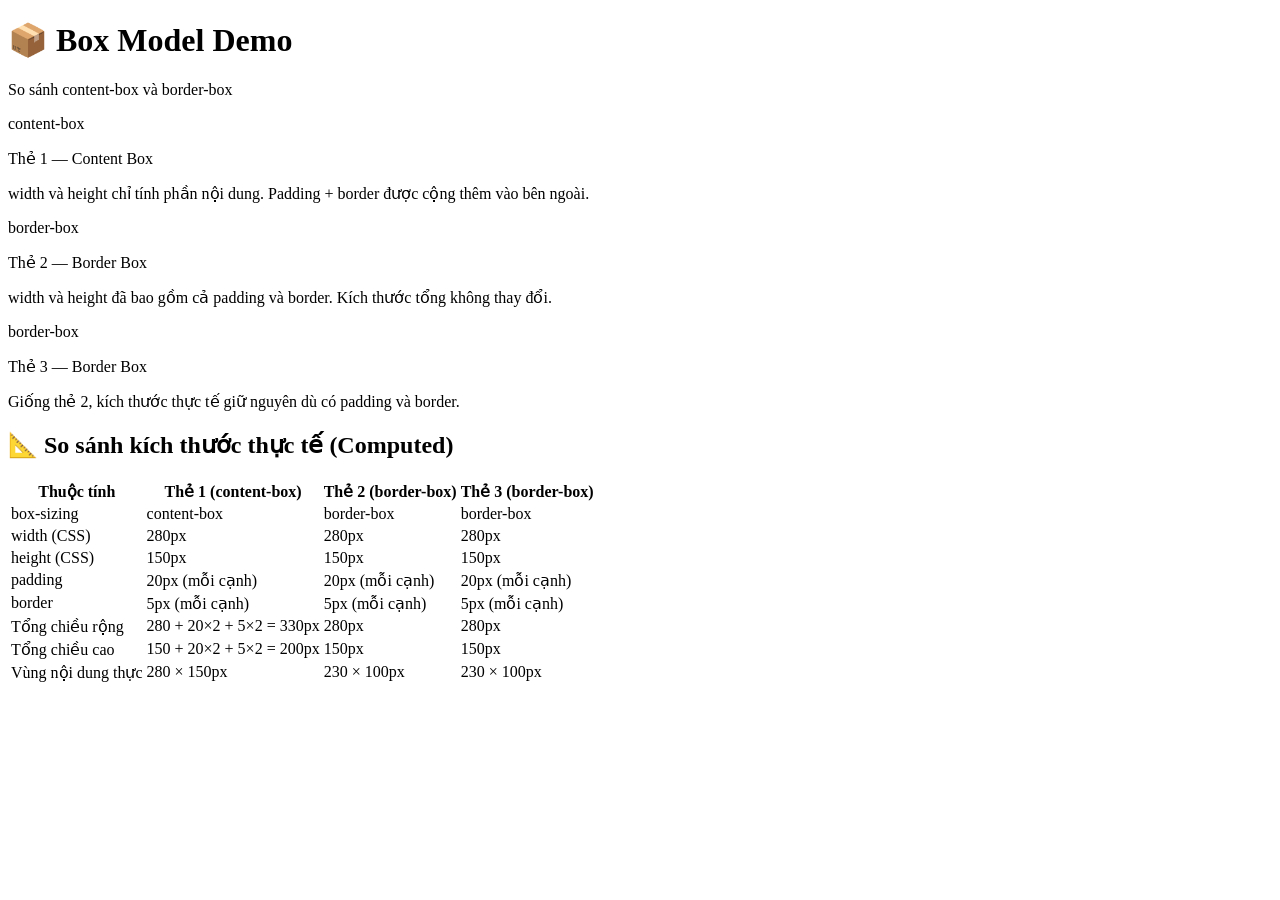
<file: index.html>
<!DOCTYPE html>
<html lang="vi">
<head>
    <meta charset="UTF-8">
    <meta name="viewport" content="width=device-width, initial-scale=1.0">
    <title>Box Model - Content-box vs Border-box</title>
    <link href="https://fonts.googleapis.com/css2?family=Inter:wght@400;500;600;700&display=swap" rel="stylesheet">
    <link rel="stylesheet" href="style.css">
</head>
<body>

    <h1>📦 Box Model Demo</h1>
    <p class="subtitle">So sánh content-box và border-box</p>

    <div class="card-container">

        <!-- Thẻ 1: content-box -->
        <div class="card">
            <span class="label">content-box</span>
            <p class="title">Thẻ 1 — Content Box</p>
            <p class="info">
                width và height chỉ tính phần nội dung.
                Padding + border được cộng thêm vào bên ngoài.
            </p>
        </div>

        <!-- Thẻ 2: border-box -->
        <div class="card">
            <span class="label">border-box</span>
            <p class="title">Thẻ 2 — Border Box</p>
            <p class="info">
                width và height đã bao gồm cả padding và border.
                Kích thước tổng không thay đổi.
            </p>
        </div>

        <!-- Thẻ 3: border-box -->
        <div class="card">
            <span class="label">border-box</span>
            <p class="title">Thẻ 3 — Border Box</p>
            <p class="info">
                Giống thẻ 2, kích thước thực tế giữ nguyên
                dù có padding và border.
            </p>
        </div>

    </div>

    <!-- Bảng so sánh kích thước -->
    <div class="comparison">
        <h2>📐 So sánh kích thước thực tế (Computed)</h2>
        <table>
            <thead>
                <tr>
                    <th>Thuộc tính</th>
                    <th>Thẻ 1 (content-box)</th>
                    <th>Thẻ 2 (border-box)</th>
                    <th>Thẻ 3 (border-box)</th>
                </tr>
            </thead>
            <tbody>
                <tr>
                    <td>box-sizing</td>
                    <td class="highlight-green">content-box</td>
                    <td class="highlight-yellow">border-box</td>
                    <td class="highlight-red">border-box</td>
                </tr>
                <tr>
                    <td>width (CSS)</td>
                    <td>280px</td>
                    <td>280px</td>
                    <td>280px</td>
                </tr>
                <tr>
                    <td>height (CSS)</td>
                    <td>150px</td>
                    <td>150px</td>
                    <td>150px</td>
                </tr>
                <tr>
                    <td>padding</td>
                    <td>20px (mỗi cạnh)</td>
                    <td>20px (mỗi cạnh)</td>
                    <td>20px (mỗi cạnh)</td>
                </tr>
                <tr>
                    <td>border</td>
                    <td>5px (mỗi cạnh)</td>
                    <td>5px (mỗi cạnh)</td>
                    <td>5px (mỗi cạnh)</td>
                </tr>
                <tr>
                    <td>Tổng chiều rộng</td>
                    <td class="highlight-green">280 + 20×2 + 5×2 = 330px</td>
                    <td class="highlight-yellow">280px</td>
                    <td class="highlight-red">280px</td>
                </tr>
                <tr>
                    <td>Tổng chiều cao</td>
                    <td class="highlight-green">150 + 20×2 + 5×2 = 200px</td>
                    <td class="highlight-yellow">150px</td>
                    <td class="highlight-red">150px</td>
                </tr>
                <tr>
                    <td>Vùng nội dung thực</td>
                    <td class="highlight-green">280 × 150px</td>
                    <td class="highlight-yellow">230 × 100px</td>
                    <td class="highlight-red">230 × 100px</td>
                </tr>
            </tbody>
        </table>
    </div>

</body>
</html>
</file>
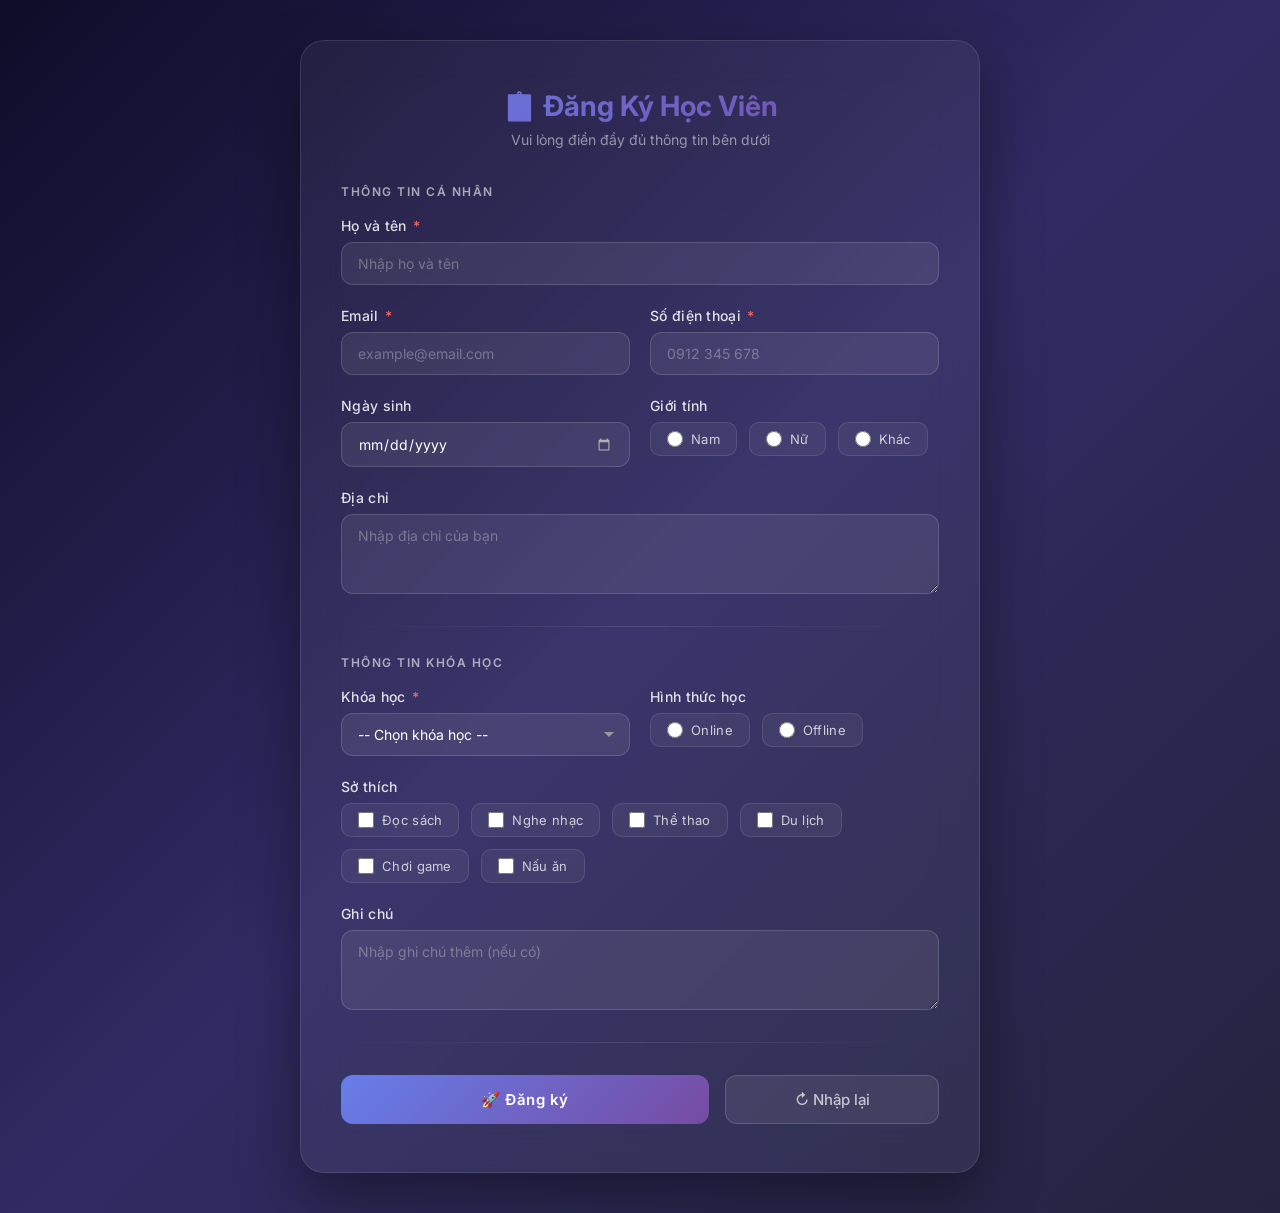
<file: dangky.html>
<!DOCTYPE html>
<html lang="vi">
<head>
    <meta charset="UTF-8">
    <meta name="viewport" content="width=device-width, initial-scale=1.0">
    <title>Đăng Ký Học Viên</title>
    <link href="https://fonts.googleapis.com/css2?family=Inter:wght@400;500;600;700&display=swap" rel="stylesheet">
    <style>
        * {
            margin: 0;
            padding: 0;
            box-sizing: border-box;
        }

        body {
            font-family: 'Inter', sans-serif;
            min-height: 100vh;
            background: linear-gradient(135deg, #0f0c29, #302b63, #24243e);
            display: flex;
            justify-content: center;
            align-items: center;
            padding: 40px 20px;
        }

        .form-container {
            background: rgba(255, 255, 255, 0.05);
            backdrop-filter: blur(20px);
            border: 1px solid rgba(255, 255, 255, 0.1);
            border-radius: 24px;
            padding: 48px 40px;
            width: 100%;
            max-width: 680px;
            box-shadow: 0 25px 60px rgba(0, 0, 0, 0.4);
        }

        .form-header {
            text-align: center;
            margin-bottom: 36px;
        }

        .form-header h1 {
            color: #ffffff;
            font-size: 28px;
            font-weight: 700;
            margin-bottom: 8px;
            background: linear-gradient(135deg, #667eea, #764ba2);
            -webkit-background-clip: text;
            -webkit-text-fill-color: transparent;
            background-clip: text;
        }

        .form-header p {
            color: rgba(255, 255, 255, 0.5);
            font-size: 14px;
        }

        .form-group {
            margin-bottom: 22px;
        }

        .form-row {
            display: flex;
            gap: 20px;
        }

        .form-row .form-group {
            flex: 1;
        }

        label {
            display: block;
            color: rgba(255, 255, 255, 0.85);
            font-size: 14px;
            font-weight: 500;
            margin-bottom: 8px;
            letter-spacing: 0.3px;
        }

        label .required {
            color: #f56565;
            margin-left: 2px;
        }

        input[type="text"],
        input[type="email"],
        input[type="tel"],
        input[type="date"],
        select,
        textarea {
            width: 100%;
            padding: 12px 16px;
            background: rgba(255, 255, 255, 0.07);
            border: 1px solid rgba(255, 255, 255, 0.15);
            border-radius: 12px;
            color: #ffffff;
            font-family: 'Inter', sans-serif;
            font-size: 14px;
            transition: all 0.3s ease;
            outline: none;
        }

        input[type="text"]:focus,
        input[type="email"]:focus,
        input[type="tel"]:focus,
        input[type="date"]:focus,
        select:focus,
        textarea:focus {
            border-color: #667eea;
            background: rgba(255, 255, 255, 0.1);
            box-shadow: 0 0 0 3px rgba(102, 126, 234, 0.2);
        }

        input::placeholder,
        textarea::placeholder {
            color: rgba(255, 255, 255, 0.3);
        }

        select {
            cursor: pointer;
            appearance: none;
            background-image: url("data:image/svg+xml,%3Csvg xmlns='http://www.w3.org/2000/svg' width='12' height='12' viewBox='0 0 12 12'%3E%3Cpath fill='%23999' d='M6 8L1 3h10z'/%3E%3C/svg%3E");
            background-repeat: no-repeat;
            background-position: right 14px center;
            padding-right: 36px;
        }

        select option {
            background: #1a1a2e;
            color: #ffffff;
        }

        textarea {
            resize: vertical;
            min-height: 80px;
        }

        input[type="date"]::-webkit-calendar-picker-indicator {
            filter: invert(0.7);
            cursor: pointer;
        }

        /* Radio & Checkbox Styles */
        .radio-group,
        .checkbox-group {
            display: flex;
            flex-wrap: wrap;
            gap: 12px;
            margin-top: 4px;
        }

        .radio-item,
        .checkbox-item {
            display: flex;
            align-items: center;
            gap: 8px;
            cursor: pointer;
            padding: 8px 16px;
            background: rgba(255, 255, 255, 0.05);
            border: 1px solid rgba(255, 255, 255, 0.1);
            border-radius: 10px;
            transition: all 0.3s ease;
        }

        .radio-item:hover,
        .checkbox-item:hover {
            background: rgba(102, 126, 234, 0.15);
            border-color: rgba(102, 126, 234, 0.3);
        }

        .radio-item input[type="radio"],
        .checkbox-item input[type="checkbox"] {
            width: 16px;
            height: 16px;
            accent-color: #667eea;
            cursor: pointer;
        }

        .radio-item label,
        .checkbox-item label {
            margin-bottom: 0;
            cursor: pointer;
            font-size: 13px;
            color: rgba(255, 255, 255, 0.75);
            font-weight: 400;
        }

        /* Divider */
        .divider {
            height: 1px;
            background: linear-gradient(to right, transparent, rgba(255, 255, 255, 0.1), transparent);
            margin: 28px 0;
        }

        /* Section Title */
        .section-title {
            color: rgba(255, 255, 255, 0.6);
            font-size: 12px;
            font-weight: 600;
            text-transform: uppercase;
            letter-spacing: 1.5px;
            margin-bottom: 18px;
        }

        /* Buttons */
        .button-group {
            display: flex;
            gap: 16px;
            margin-top: 32px;
        }

        .btn-submit {
            flex: 2;
            padding: 14px 28px;
            background: linear-gradient(135deg, #667eea, #764ba2);
            color: #ffffff;
            border: none;
            border-radius: 12px;
            font-family: 'Inter', sans-serif;
            font-size: 15px;
            font-weight: 600;
            cursor: pointer;
            transition: all 0.3s ease;
            letter-spacing: 0.5px;
        }

        .btn-submit:hover {
            transform: translateY(-2px);
            box-shadow: 0 8px 25px rgba(102, 126, 234, 0.4);
        }

        .btn-submit:active {
            transform: translateY(0);
        }

        .btn-reset {
            flex: 1;
            padding: 14px 28px;
            background: rgba(255, 255, 255, 0.07);
            color: rgba(255, 255, 255, 0.7);
            border: 1px solid rgba(255, 255, 255, 0.15);
            border-radius: 12px;
            font-family: 'Inter', sans-serif;
            font-size: 15px;
            font-weight: 500;
            cursor: pointer;
            transition: all 0.3s ease;
        }

        .btn-reset:hover {
            background: rgba(255, 255, 255, 0.12);
            color: #ffffff;
        }

        /* Responsive */
        @media (max-width: 600px) {
            .form-container {
                padding: 32px 24px;
            }

            .form-row {
                flex-direction: column;
                gap: 0;
            }

            .button-group {
                flex-direction: column;
            }

            .btn-submit,
            .btn-reset {
                flex: 1;
            }

            .radio-group,
            .checkbox-group {
                flex-direction: column;
            }
        }
    </style>
</head>
<body>

    <div class="form-container">
        <div class="form-header">
            <h1>📋 Đăng Ký Học Viên</h1>
            <p>Vui lòng điền đầy đủ thông tin bên dưới</p>
        </div>

        <form action="#" method="POST">

            <!-- Thông tin cá nhân -->
            <div class="section-title">Thông tin cá nhân</div>

            <div class="form-group">
                <label for="fullname">Họ và tên <span class="required">*</span></label>
                <input type="text" id="fullname" name="fullname" placeholder="Nhập họ và tên" required>
            </div>

            <div class="form-row">
                <div class="form-group">
                    <label for="email">Email <span class="required">*</span></label>
                    <input type="email" id="email" name="email" placeholder="example@email.com" required>
                </div>
                <div class="form-group">
                    <label for="phone">Số điện thoại <span class="required">*</span></label>
                    <input type="tel" id="phone" name="phone" placeholder="0912 345 678" required>
                </div>
            </div>

            <div class="form-row">
                <div class="form-group">
                    <label for="birthday">Ngày sinh</label>
                    <input type="date" id="birthday" name="birthday">
                </div>
                <div class="form-group">
                    <label>Giới tính</label>
                    <div class="radio-group">
                        <div class="radio-item">
                            <input type="radio" id="gender-male" name="gender" value="nam">
                            <label for="gender-male">Nam</label>
                        </div>
                        <div class="radio-item">
                            <input type="radio" id="gender-female" name="gender" value="nu">
                            <label for="gender-female">Nữ</label>
                        </div>
                        <div class="radio-item">
                            <input type="radio" id="gender-other" name="gender" value="khac">
                            <label for="gender-other">Khác</label>
                        </div>
                    </div>
                </div>
            </div>

            <div class="form-group">
                <label for="address">Địa chỉ</label>
                <textarea id="address" name="address" placeholder="Nhập địa chỉ của bạn" rows="2"></textarea>
            </div>

            <div class="divider"></div>

            <!-- Thông tin khóa học -->
            <div class="section-title">Thông tin khóa học</div>

            <div class="form-row">
                <div class="form-group">
                    <label for="course">Khóa học <span class="required">*</span></label>
                    <select id="course" name="course" required>
                        <option value="" disabled selected>-- Chọn khóa học --</option>
                        <option value="html-css">HTML &amp; CSS</option>
                        <option value="javascript">JavaScript</option>
                        <option value="java">Java</option>
                        <option value="python">Python</option>
                    </select>
                </div>
                <div class="form-group">
                    <label>Hình thức học</label>
                    <div class="radio-group">
                        <div class="radio-item">
                            <input type="radio" id="study-online" name="study_type" value="online">
                            <label for="study-online">Online</label>
                        </div>
                        <div class="radio-item">
                            <input type="radio" id="study-offline" name="study_type" value="offline">
                            <label for="study-offline">Offline</label>
                        </div>
                    </div>
                </div>
            </div>

            <div class="form-group">
                <label>Sở thích</label>
                <div class="checkbox-group">
                    <div class="checkbox-item">
                        <input type="checkbox" id="hobby-reading" name="hobby" value="doc-sach">
                        <label for="hobby-reading">Đọc sách</label>
                    </div>
                    <div class="checkbox-item">
                        <input type="checkbox" id="hobby-music" name="hobby" value="nghe-nhac">
                        <label for="hobby-music">Nghe nhạc</label>
                    </div>
                    <div class="checkbox-item">
                        <input type="checkbox" id="hobby-sports" name="hobby" value="the-thao">
                        <label for="hobby-sports">Thể thao</label>
                    </div>
                    <div class="checkbox-item">
                        <input type="checkbox" id="hobby-travel" name="hobby" value="du-lich">
                        <label for="hobby-travel">Du lịch</label>
                    </div>
                    <div class="checkbox-item">
                        <input type="checkbox" id="hobby-gaming" name="hobby" value="choi-game">
                        <label for="hobby-gaming">Chơi game</label>
                    </div>
                    <div class="checkbox-item">
                        <input type="checkbox" id="hobby-cooking" name="hobby" value="nau-an">
                        <label for="hobby-cooking">Nấu ăn</label>
                    </div>
                </div>
            </div>

            <div class="form-group">
                <label for="note">Ghi chú</label>
                <textarea id="note" name="note" placeholder="Nhập ghi chú thêm (nếu có)" rows="3"></textarea>
            </div>

            <div class="divider"></div>

            <!-- Buttons -->
            <div class="button-group">
                <button type="submit" class="btn-submit">🚀 Đăng ký</button>
                <button type="reset" class="btn-reset">↻ Nhập lại</button>
            </div>

        </form>
    </div>

</body>
</html>
</file>
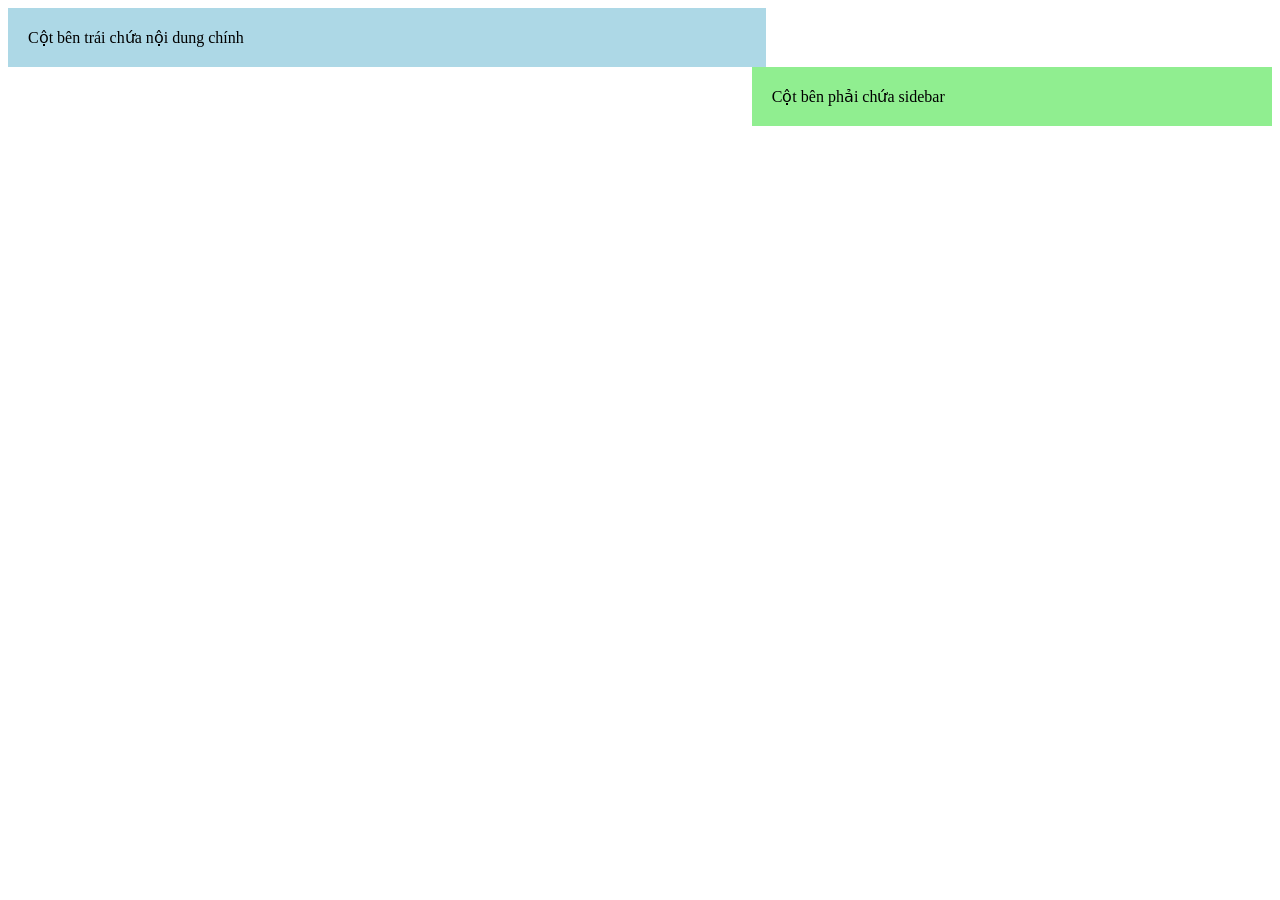
<file: ht.html>
<!DOCTYPE html>
<html lang="vi">

<head>
    <meta charset="UTF-8">
    <meta name="viewport" content="width=device-width, initial-scale=1.0">
    <title>Bố cục bằng Float</title>
    <link rel="stylesheet" href="style.css">
</head>

<body>
    <div class="container">
        <div class="left-column">Cột bên trái chứa nội dung chính</div>
        <div class="right-column">Cột bên phải chứa sidebar</div>
    </div>
</body>

</html>
</file>
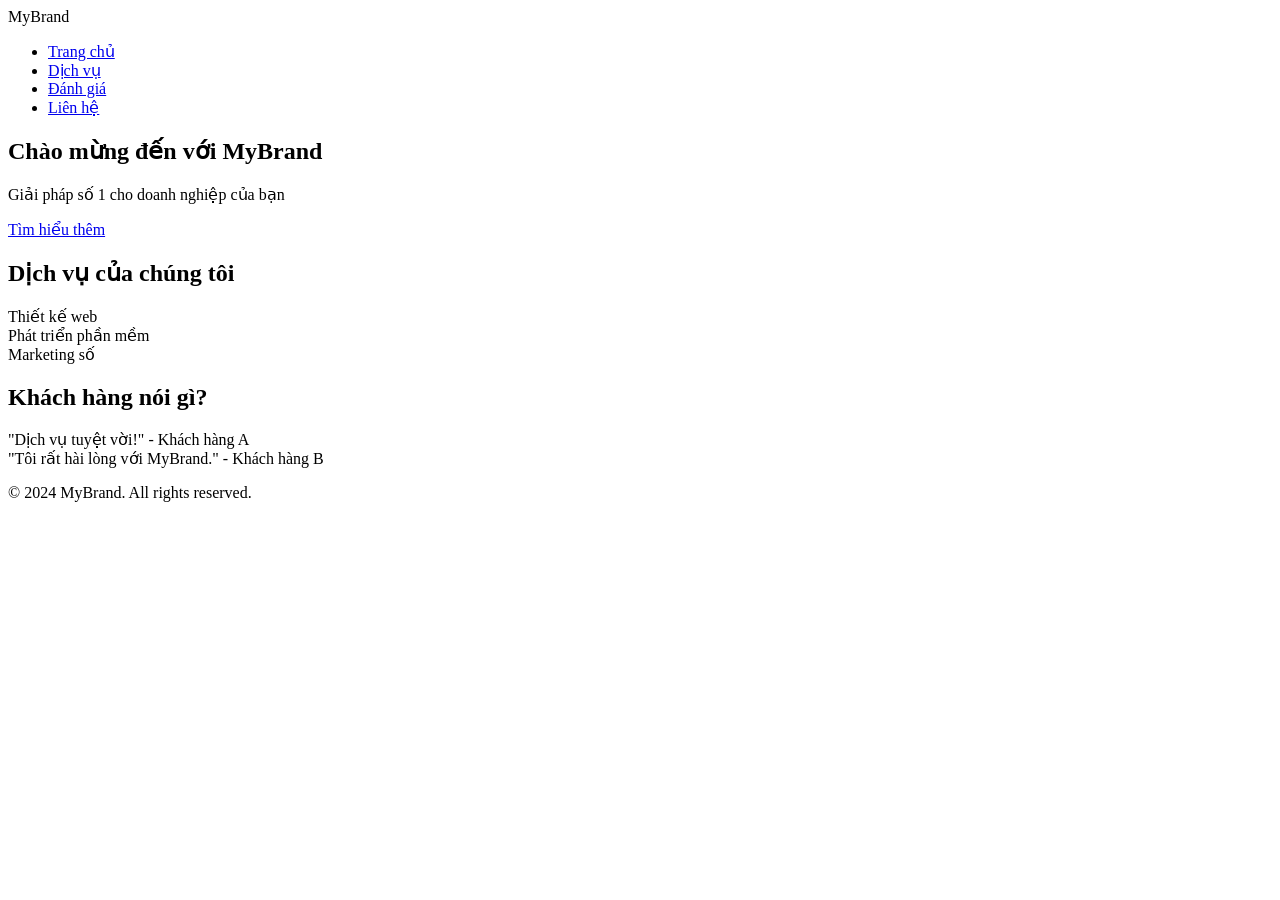
<file: land.html>
<!DOCTYPE html>
<html lang="vi">

<head>
    <meta charset="UTF-8">
    <meta name="viewport" content="width=device-width, initial-scale=1.0">
    <title>Landing Page Responsive</title>
    <link rel="stylesheet" href="style.css">
</head>

<body>
    <header class="header">
        <div class="logo">MyBrand</div>
        <nav class="nav">
            <ul>
                <li><a href="#">Trang chủ</a></li>
                <li><a href="#">Dịch vụ</a></li>
                <li><a href="#">Đánh giá</a></li>
                <li><a href="#">Liên hệ</a></li>
            </ul>
        </nav>
    </header>

    <section class="hero">
        <h1>Chào mừng đến với MyBrand</h1>
        <p>Giải pháp số 1 cho doanh nghiệp của bạn</p>
        <a href="#services" class="btn">Tìm hiểu thêm</a>
    </section>

    <section id="services" class="services">
        <h2>Dịch vụ của chúng tôi</h2>
        <div class="service-container">
            <div class="service">Thiết kế web</div>
            <div class="service">Phát triển phần mềm</div>
            <div class="service">Marketing số</div>
        </div>
    </section>

    <section class="testimonials">
        <h2>Khách hàng nói gì?</h2>
        <div class="testimonial">"Dịch vụ tuyệt vời!" - Khách hàng A</div>
        <div class="testimonial">"Tôi rất hài lòng với MyBrand." - Khách hàng B</div>
    </section>

    <footer class="footer">
        <p>&copy; 2024 MyBrand. All rights reserved.</p>
    </footer>
</body>

</html>
</file>
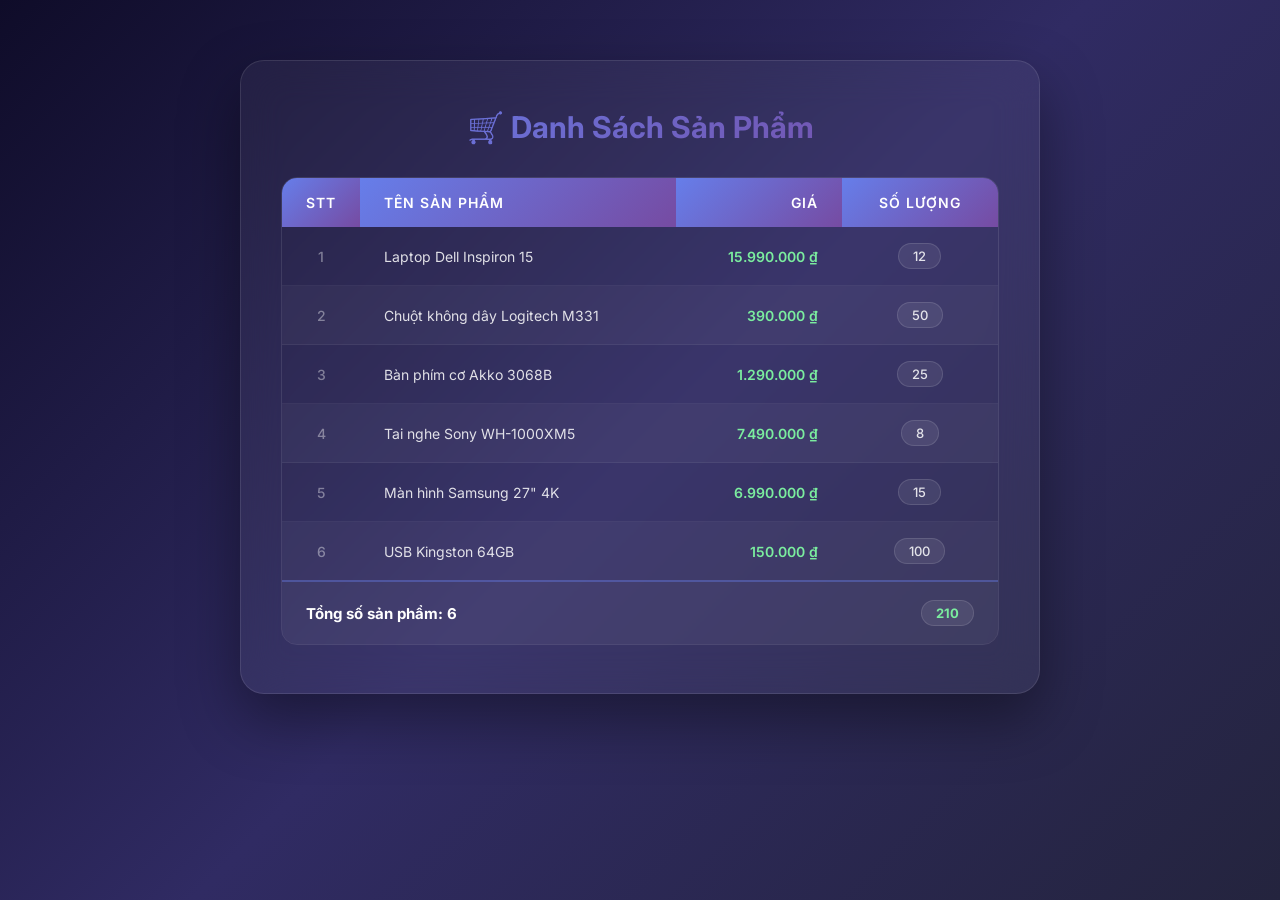
<file: sanpham.html>
<!DOCTYPE html>
<html lang="vi">
<head>
    <meta charset="UTF-8">
    <meta name="viewport" content="width=device-width, initial-scale=1.0">
    <title>Danh Sách Sản Phẩm</title>
    <link href="https://fonts.googleapis.com/css2?family=Inter:wght@400;500;600;700&display=swap" rel="stylesheet">
    <style>
        * {
            margin: 0;
            padding: 0;
            box-sizing: border-box;
        }

        body {
            font-family: 'Inter', sans-serif;
            min-height: 100vh;
            background: linear-gradient(135deg, #0f0c29, #302b63, #24243e);
            display: flex;
            justify-content: center;
            align-items: flex-start;
            padding: 60px 20px;
        }

        .container {
            background: rgba(255, 255, 255, 0.05);
            backdrop-filter: blur(20px);
            border: 1px solid rgba(255, 255, 255, 0.1);
            border-radius: 24px;
            padding: 48px 40px;
            width: 100%;
            max-width: 800px;
            box-shadow: 0 25px 60px rgba(0, 0, 0, 0.4);
        }

        h1 {
            text-align: center;
            font-size: 30px;
            font-weight: 700;
            margin-bottom: 32px;
            background: linear-gradient(135deg, #667eea, #764ba2);
            -webkit-background-clip: text;
            -webkit-text-fill-color: transparent;
            background-clip: text;
        }

        table {
            width: 100%;
            border-collapse: separate;
            border-spacing: 0;
            overflow: hidden;
            border-radius: 16px;
            border: 1px solid rgba(255, 255, 255, 0.1);
        }

        thead th {
            background: linear-gradient(135deg, #667eea, #764ba2);
            color: #ffffff;
            font-weight: 600;
            font-size: 14px;
            text-transform: uppercase;
            letter-spacing: 1px;
            padding: 16px 24px;
            text-align: left;
        }

        thead th:first-child {
            text-align: center;
            width: 60px;
        }

        thead th:nth-child(3) {
            text-align: right;
        }

        thead th:nth-child(4) {
            text-align: center;
        }

        tbody tr {
            transition: all 0.3s ease;
        }

        tbody tr:hover {
            background: rgba(102, 126, 234, 0.15);
        }

        tbody td {
            padding: 16px 24px;
            color: rgba(255, 255, 255, 0.85);
            font-size: 14px;
            border-bottom: 1px solid rgba(255, 255, 255, 0.06);
        }

        tbody td:first-child {
            text-align: center;
            color: rgba(255, 255, 255, 0.4);
            font-weight: 500;
        }

        tbody td:nth-child(3) {
            text-align: right;
            font-weight: 600;
            color: #7bed9f;
        }

        tbody td:nth-child(4) {
            text-align: center;
            font-weight: 500;
        }

        tbody tr:last-child td {
            border-bottom: none;
        }

        tbody tr:nth-child(even) {
            background: rgba(255, 255, 255, 0.03);
        }

        tbody tr:nth-child(even):hover {
            background: rgba(102, 126, 234, 0.15);
        }

        /* Badge cho số lượng */
        .qty-badge {
            display: inline-block;
            background: rgba(255, 255, 255, 0.08);
            border: 1px solid rgba(255, 255, 255, 0.12);
            padding: 4px 14px;
            border-radius: 20px;
            font-size: 13px;
        }

        /* Tổng cộng */
        tfoot td {
            padding: 18px 24px;
            font-weight: 700;
            font-size: 15px;
            color: #ffffff;
            background: rgba(255, 255, 255, 0.05);
            border-top: 2px solid rgba(102, 126, 234, 0.4);
        }

        tfoot td:nth-child(2) {
            text-align: right;
            color: #7bed9f;
        }

        /* Responsive */
        @media (max-width: 600px) {
            .container {
                padding: 28px 16px;
            }

            thead th,
            tbody td,
            tfoot td {
                padding: 12px 14px;
                font-size: 13px;
            }

            h1 {
                font-size: 24px;
            }
        }
    </style>
</head>
<body>

    <div class="container">
        <h1>🛒 Danh Sách Sản Phẩm</h1>

        <table>
            <thead>
                <tr>
                    <th>STT</th>
                    <th>Tên sản phẩm</th>
                    <th>Giá</th>
                    <th>Số lượng</th>
                </tr>
            </thead>
            <tbody>
                <tr>
                    <td>1</td>
                    <td>Laptop Dell Inspiron 15</td>
                    <td>15.990.000 ₫</td>
                    <td><span class="qty-badge">12</span></td>
                </tr>
                <tr>
                    <td>2</td>
                    <td>Chuột không dây Logitech M331</td>
                    <td>390.000 ₫</td>
                    <td><span class="qty-badge">50</span></td>
                </tr>
                <tr>
                    <td>3</td>
                    <td>Bàn phím cơ Akko 3068B</td>
                    <td>1.290.000 ₫</td>
                    <td><span class="qty-badge">25</span></td>
                </tr>
                <tr>
                    <td>4</td>
                    <td>Tai nghe Sony WH-1000XM5</td>
                    <td>7.490.000 ₫</td>
                    <td><span class="qty-badge">8</span></td>
                </tr>
                <tr>
                    <td>5</td>
                    <td>Màn hình Samsung 27" 4K</td>
                    <td>6.990.000 ₫</td>
                    <td><span class="qty-badge">15</span></td>
                </tr>
                <tr>
                    <td>6</td>
                    <td>USB Kingston 64GB</td>
                    <td>150.000 ₫</td>
                    <td><span class="qty-badge">100</span></td>
                </tr>
            </tbody>
            <tfoot>
                <tr>
                    <td colspan="3">Tổng số sản phẩm: 6</td>
                    <td><span class="qty-badge">210</span></td>
                </tr>
            </tfoot>
        </table>
    </div>

</body>
</html>
</file>
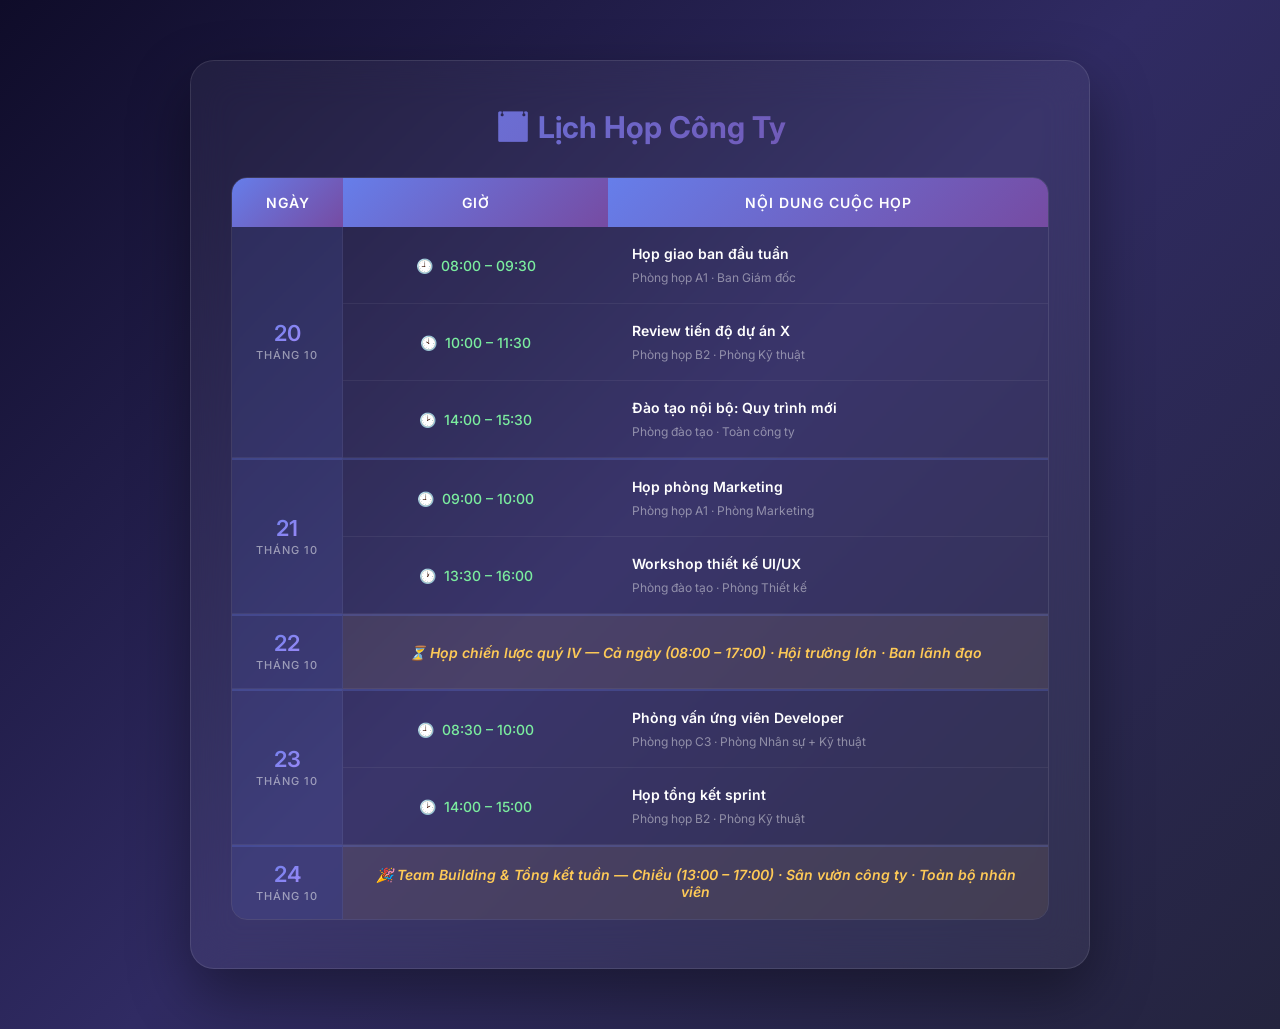
<file: tieude.html>
<!DOCTYPE html>
<html lang="vi">
<head>
    <meta charset="UTF-8">
    <meta name="viewport" content="width=device-width, initial-scale=1.0">
    <title>Lịch Họp Công Ty</title>
    <link href="https://fonts.googleapis.com/css2?family=Inter:wght@400;500;600;700&display=swap" rel="stylesheet">
    <style>
        * {
            margin: 0;
            padding: 0;
            box-sizing: border-box;
        }

        body {
            font-family: 'Inter', sans-serif;
            min-height: 100vh;
            background: linear-gradient(135deg, #0f0c29, #302b63, #24243e);
            display: flex;
            justify-content: center;
            align-items: flex-start;
            padding: 60px 20px;
        }

        .container {
            background: rgba(255, 255, 255, 0.05);
            backdrop-filter: blur(20px);
            border: 1px solid rgba(255, 255, 255, 0.1);
            border-radius: 24px;
            padding: 48px 40px;
            width: 100%;
            max-width: 900px;
            box-shadow: 0 25px 60px rgba(0, 0, 0, 0.4);
        }

        h1 {
            text-align: center;
            font-size: 30px;
            font-weight: 700;
            margin-bottom: 32px;
            background: linear-gradient(135deg, #667eea, #764ba2);
            -webkit-background-clip: text;
            -webkit-text-fill-color: transparent;
            background-clip: text;
        }

        table {
            width: 100%;
            border-collapse: separate;
            border-spacing: 0;
            overflow: hidden;
            border-radius: 16px;
            border: 1px solid rgba(255, 255, 255, 0.1);
        }

        thead th {
            background: linear-gradient(135deg, #667eea, #764ba2);
            color: #ffffff;
            font-weight: 600;
            font-size: 14px;
            text-transform: uppercase;
            letter-spacing: 1px;
            padding: 16px 24px;
            text-align: center;
        }

        tbody td {
            padding: 16px 24px;
            color: rgba(255, 255, 255, 0.85);
            font-size: 14px;
            border-bottom: 1px solid rgba(255, 255, 255, 0.06);
            vertical-align: middle;
        }

        tbody tr:hover {
            background: rgba(102, 126, 234, 0.1);
        }

        tbody tr:last-child td {
            border-bottom: none;
        }

        /* Cột Ngày */
        .col-date {
            text-align: center;
            font-weight: 600;
            color: #ffffff;
            background: rgba(102, 126, 234, 0.12);
            border-right: 1px solid rgba(255, 255, 255, 0.06);
            white-space: nowrap;
        }

        .col-date .day {
            display: block;
            font-size: 22px;
            line-height: 1;
            margin-bottom: 4px;
            background: linear-gradient(135deg, #667eea, #a78bfa);
            -webkit-background-clip: text;
            -webkit-text-fill-color: transparent;
            background-clip: text;
        }

        .col-date .month {
            display: block;
            font-size: 11px;
            color: rgba(255, 255, 255, 0.5);
            text-transform: uppercase;
            letter-spacing: 1px;
            font-weight: 500;
        }

        /* Cột Giờ */
        .col-time {
            text-align: center;
            font-weight: 500;
            white-space: nowrap;
            color: #7bed9f;
        }

        .col-time .icon {
            margin-right: 4px;
        }

        /* Cột Nội dung */
        .col-content {
            font-weight: 400;
            line-height: 1.5;
        }

        .col-content strong {
            display: block;
            color: #ffffff;
            font-weight: 600;
            margin-bottom: 2px;
        }

        .col-content span {
            font-size: 12px;
            color: rgba(255, 255, 255, 0.45);
        }

        /* Ô gộp colspan */
        .merged-cell {
            text-align: center;
            font-weight: 600;
            color: #feca57;
            background: rgba(254, 202, 87, 0.08);
            font-style: italic;
        }

        /* Separator giữa các ngày */
        .day-separator td {
            border-top: 2px solid rgba(102, 126, 234, 0.25);
        }

        /* Responsive */
        @media (max-width: 600px) {
            .container {
                padding: 28px 16px;
            }

            thead th,
            tbody td {
                padding: 12px 14px;
                font-size: 13px;
            }

            h1 {
                font-size: 24px;
            }

            .col-date .day {
                font-size: 18px;
            }
        }
    </style>
</head>
<body>

    <div class="container">
        <h1>📅 Lịch Họp Công Ty</h1>

        <table>
            <thead>
                <tr>
                    <th>Ngày</th>
                    <th>Giờ</th>
                    <th>Nội dung cuộc họp</th>
                </tr>
            </thead>
            <tbody>
                <!-- Thứ Hai - 20/10 - 3 cuộc họp (rowspan="3") -->
                <tr>
                    <td class="col-date" rowspan="3">
                        <span class="day">20</span>
                        <span class="month">Tháng 10</span>
                    </td>
                    <td class="col-time">
                        <span class="icon">🕘</span> 08:00 – 09:30
                    </td>
                    <td class="col-content">
                        <strong>Họp giao ban đầu tuần</strong>
                        <span>Phòng họp A1 · Ban Giám đốc</span>
                    </td>
                </tr>
                <tr>
                    <td class="col-time">
                        <span class="icon">🕙</span> 10:00 – 11:30
                    </td>
                    <td class="col-content">
                        <strong>Review tiến độ dự án X</strong>
                        <span>Phòng họp B2 · Phòng Kỹ thuật</span>
                    </td>
                </tr>
                <tr>
                    <td class="col-time">
                        <span class="icon">🕑</span> 14:00 – 15:30
                    </td>
                    <td class="col-content">
                        <strong>Đào tạo nội bộ: Quy trình mới</strong>
                        <span>Phòng đào tạo · Toàn công ty</span>
                    </td>
                </tr>

                <!-- Thứ Ba - 21/10 - 2 cuộc họp (rowspan="2") -->
                <tr class="day-separator">
                    <td class="col-date" rowspan="2">
                        <span class="day">21</span>
                        <span class="month">Tháng 10</span>
                    </td>
                    <td class="col-time">
                        <span class="icon">🕘</span> 09:00 – 10:00
                    </td>
                    <td class="col-content">
                        <strong>Họp phòng Marketing</strong>
                        <span>Phòng họp A1 · Phòng Marketing</span>
                    </td>
                </tr>
                <tr>
                    <td class="col-time">
                        <span class="icon">🕐</span> 13:30 – 16:00
                    </td>
                    <td class="col-content">
                        <strong>Workshop thiết kế UI/UX</strong>
                        <span>Phòng đào tạo · Phòng Thiết kế</span>
                    </td>
                </tr>

                <!-- Thứ Tư - 22/10 - 1 cuộc họp kéo dài (colspan="2") -->
                <tr class="day-separator">
                    <td class="col-date">
                        <span class="day">22</span>
                        <span class="month">Tháng 10</span>
                    </td>
                    <td class="merged-cell" colspan="2">
                        ⏳ Họp chiến lược quý IV — Cả ngày (08:00 – 17:00) · Hội trường lớn · Ban lãnh đạo
                    </td>
                </tr>

                <!-- Thứ Năm - 23/10 - 2 cuộc họp (rowspan="2") -->
                <tr class="day-separator">
                    <td class="col-date" rowspan="2">
                        <span class="day">23</span>
                        <span class="month">Tháng 10</span>
                    </td>
                    <td class="col-time">
                        <span class="icon">🕘</span> 08:30 – 10:00
                    </td>
                    <td class="col-content">
                        <strong>Phỏng vấn ứng viên Developer</strong>
                        <span>Phòng họp C3 · Phòng Nhân sự + Kỹ thuật</span>
                    </td>
                </tr>
                <tr>
                    <td class="col-time">
                        <span class="icon">🕑</span> 14:00 – 15:00
                    </td>
                    <td class="col-content">
                        <strong>Họp tổng kết sprint</strong>
                        <span>Phòng họp B2 · Phòng Kỹ thuật</span>
                    </td>
                </tr>

                <!-- Thứ Sáu - 24/10 - 1 cuộc họp kéo dài (colspan="2") -->
                <tr class="day-separator">
                    <td class="col-date">
                        <span class="day">24</span>
                        <span class="month">Tháng 10</span>
                    </td>
                    <td class="merged-cell" colspan="2">
                        🎉 Team Building & Tổng kết tuần — Chiều (13:00 – 17:00) · Sân vườn công ty · Toàn bộ nhân viên
                    </td>
                </tr>
            </tbody>
        </table>
    </div>

</body>
</html>
</file>
<file: style.css>
.container {
    width: 100%;
}

.left-column {
    width: 60%;
    float: left;
    background-color: lightblue;
    padding: 20px;
    box-sizing: border-box;
}

.right-column {
    width: 38%;
    float: right;
    background-color: lightgreen;
    padding: 20px;
}

/* Xử lý float */
.container::after {
    content: "";
    display: block;
    clear: both;
}
</file>
